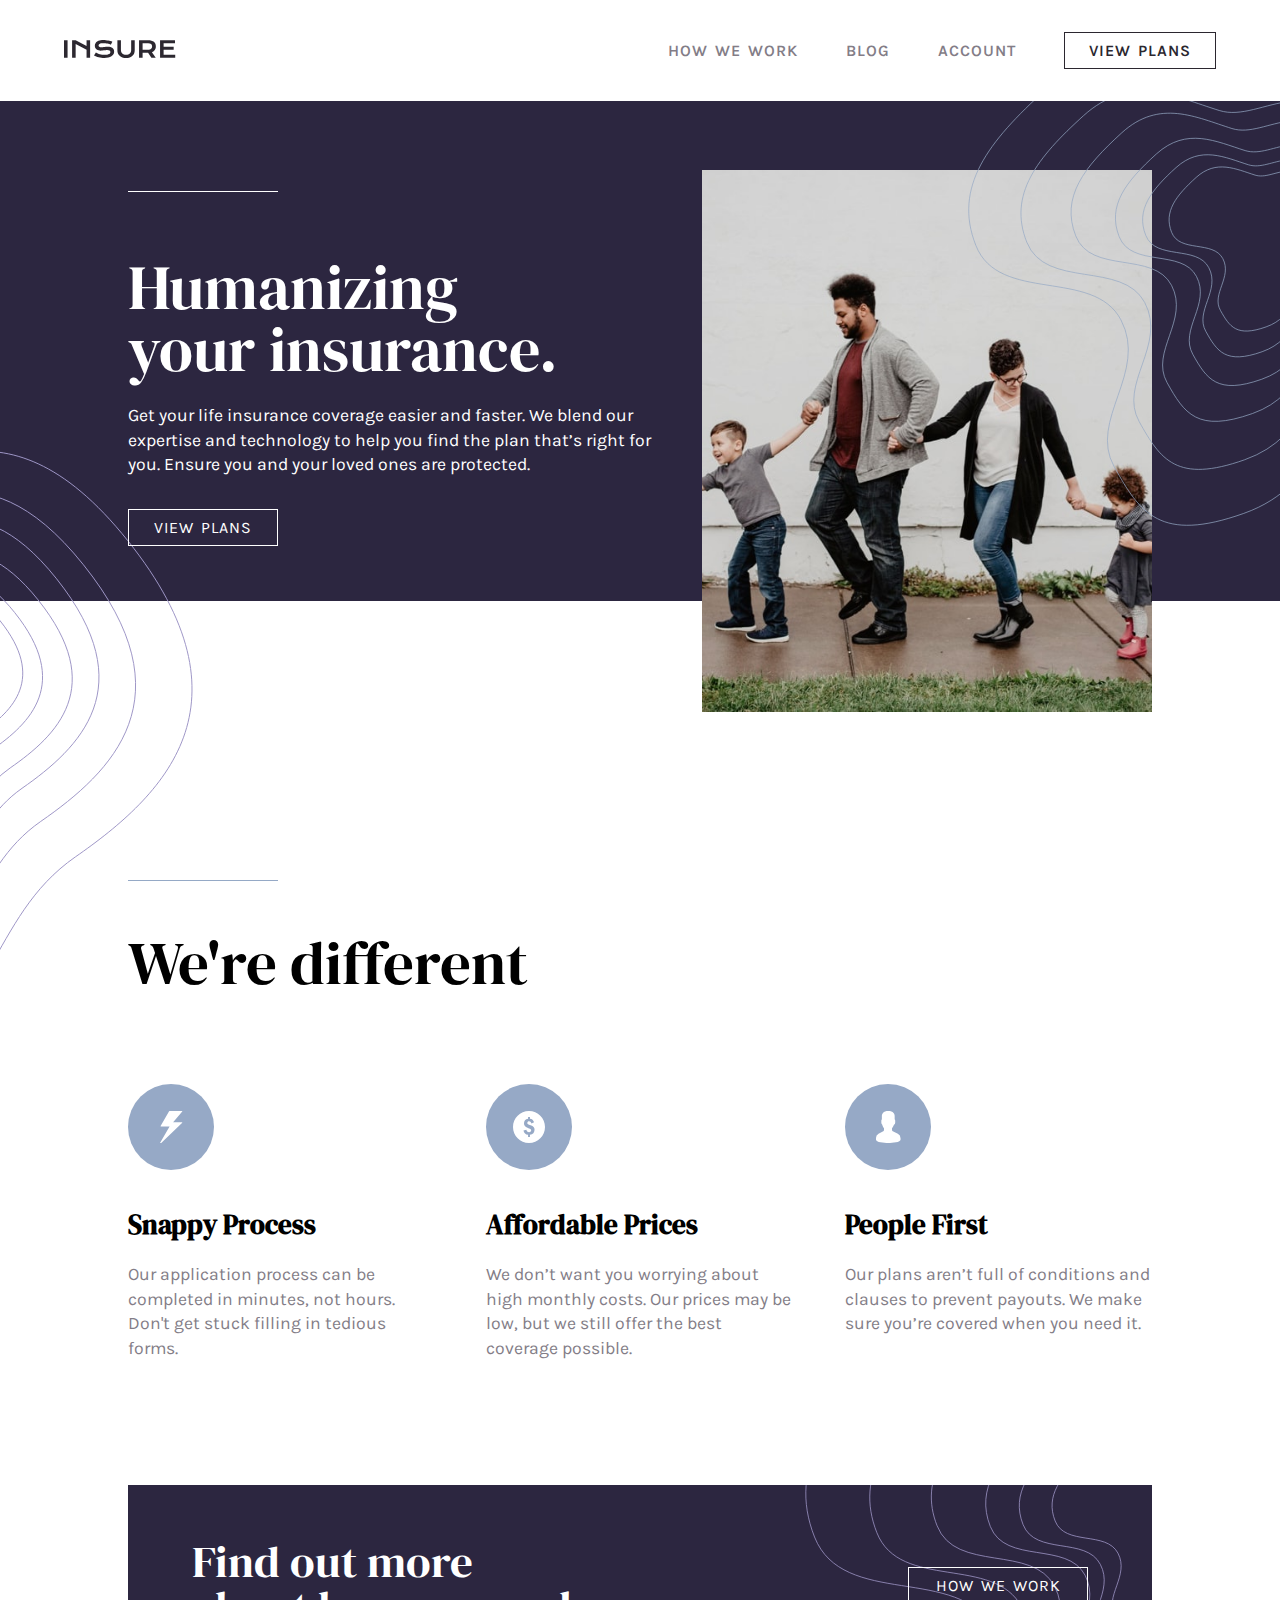
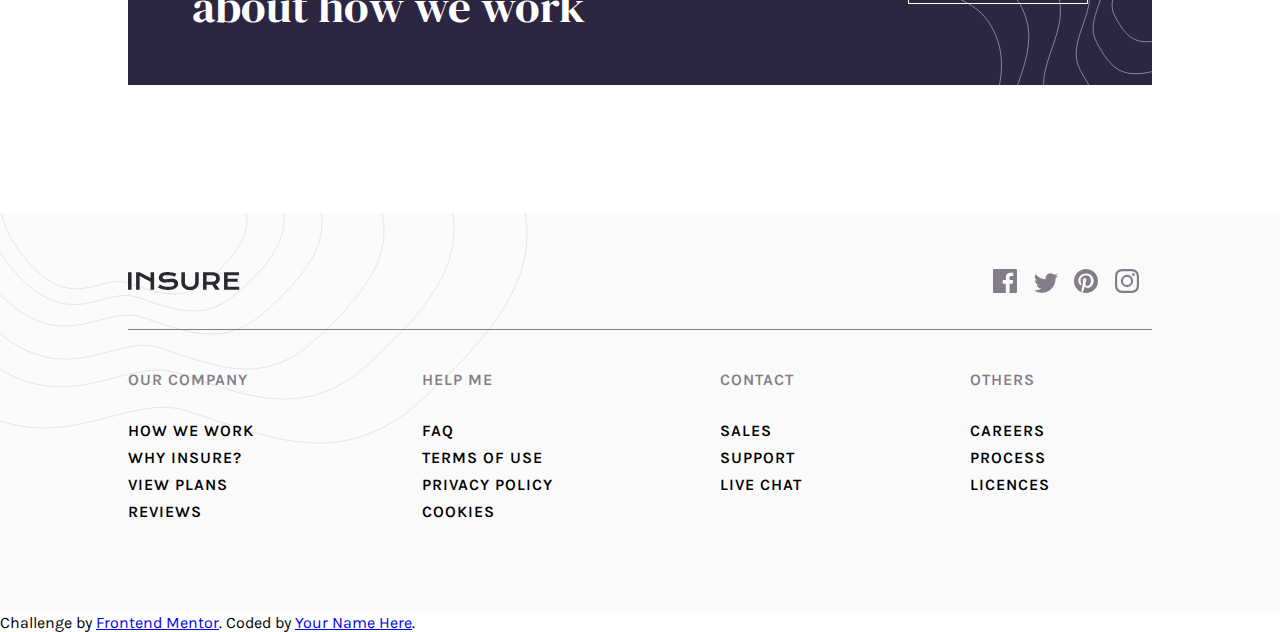
<file: index.html>
<!DOCTYPE html>
<html lang="en">
  <head>
    <meta charset="UTF-8" />
    <meta name="viewport" content="width=device-width, initial-scale=1.0" />
    <!-- displays site properly based on user's device -->

    <link
      rel="icon"
      type="image/png"
      sizes="32x32"
      href="./images/favicon-32x32.png"
    />

    <title>Frontend Mentor | Insure landing page</title>

    <link
      href="https://fonts.googleapis.com/css?family=DM+Serif+Display|Karla:400,700&display=swap"
      rel="stylesheet"
    />
    <!--Custom CSS-->
    <link rel="stylesheet" href="styles/style.css" />
  </head>
  <body>
    <nav class="nav-bar">
      <a href=""
        ><img src="images/logo.svg" class="logo" alt="logo"
      /></a>
   
      <div 
   class="toggle-label"></div>
      <ul class="nav-list">
        <li><a href="">How we work</a></li>
        <li><a href="">Blog</a></li>
        <li><a href="">Account</a></li>
        <button class="view-nav">View Plans</button>
      </ul>
    </nav>

    <main class="heroSection">
      <div
        class="container 
      "
      >
        <div class="textContainer">
          <div class="whiteLine"></div>
          <h1>
            Humanizing your insurance.
          </h1>
          <p>
            Get your life insurance coverage easier and faster. We blend our
            expertise and technology to help you find the plan that’s right for
            you. Ensure you and your loved ones are protected.
          </p>
          <button class="viewPlans">View Plans</button>
        </div>
        <div class="imageContainer"></div>
      </div>
    </main>

    <section class="cards wrapper">
      <h1 class="titleSection2">
        We're different
        <div class="whiteLine"></div>
      </h1>

      <div class="cardsContainer">
        <div class="card card-1">
          <img
            src="images/icon-snappy-process.svg"
            alt="icon-process"
          />
          <h3>Snappy Process</h3>
          <p>
            Our application process can be completed in minutes, not hours.
            Don't get stuck filling in tedious forms.
          </p>
        </div>
        <div class="card card-2">
          <img
            src="images/icon-affordable-prices.svg"
            alt="prices-icon"
          />
          <h3>Affordable Prices</h3>
          <p>
            We don’t want you worrying about high monthly costs. Our prices may
            be low, but we still offer the best coverage possible.
          </p>
        </div>
        <div class="card card-3">
          <img
            src="images/icon-people-first.svg"
            alt="people-first-icon"
          />
          <h3>People First</h3>
          <p>
            Our plans aren’t full of conditions and clauses to prevent payouts.
            We make sure you’re covered when you need it.
          </p>
        </div>
      </div>
    </section>

    <section class="wrapper newsletter">
      <h1>Find out more about how we work</h1>
      <button class="viewPlans">how we work</button>
    </section>
    <footer >
      <div class="footerHeader wrapper">
        <a href="#"><img
          src="images/logo.svg"
          alt="logo-icon"
        /></a>
        <div class="icons">
          <a href="#"><img
            src="images/icon-facebook.svg"
            alt="facebook-icon"
          /></a>
          <a href="#">
          <img
            src="images/icon-twitter.svg"
            alt="icon-twitter"
          /></a>
        <a href="#">
          <img
            src="images/icon-pinterest.svg"
            alt="icon-pinterest"
          /></a>
          <a href="#">
        
       <img 
            src="images/icon-instagram.svg"
            alt="icon-instagram"
          /></a>
        </div>
      </div>

      <div class="footerBottom  wrapper">
        <div class="containerr">
        <ul><li ><a href=""class="title">Our company</a></li>
        <li ><a href="">how we work</a></li>
        <li><a href="">why insure? </a></li>
        <li><a href="">view plans</a></li>
        <li><a href="">reviews </a></li>
      </ul>
        <ul><li ><a href=""class="title">help me </a></li>
        <li><a href="">faq</a></li>
        <li><a href="">terms of use</a></li>
        <li><a href="">privacy policy</a></li>
        <li><a href="">cookies </a></li>
      </ul>
        <ul><li ><a href=""class="title">contact </a></li>
        <li><a href="">sales</a></li>
        <li><a href="">support</a></li>
        <li><a href="">live chat</a></li>
      </ul>
        <ul><li ><a href=""class="title">others </a></li>
        <li><a href="">careers</a></li>
        <li><a href="">Process</a></li>
        <li><a href="">licences</a></li>
      </ul>
      
    </div>
      </div>
      </div>
    </footer>
   
    <div class="attribution">
      Challenge by
      <a href="https://www.frontendmentor.io?ref=challenge" target="_blank"
        >Frontend Mentor</a
      >. Coded by <a href="#">Your Name Here</a>.
    </div>
  <!--JQuery-->
<script
  src="https://code.jquery.com/jquery-3.4.1.min.js"
  integrity="sha256-CSXorXvZcTkaix6Yvo6HppcZGetbYMGWSFlBw8HfCJo="
  crossorigin="anonymous"></script>

    <script src="app.js"></script>
  </body>
</html>
</file>
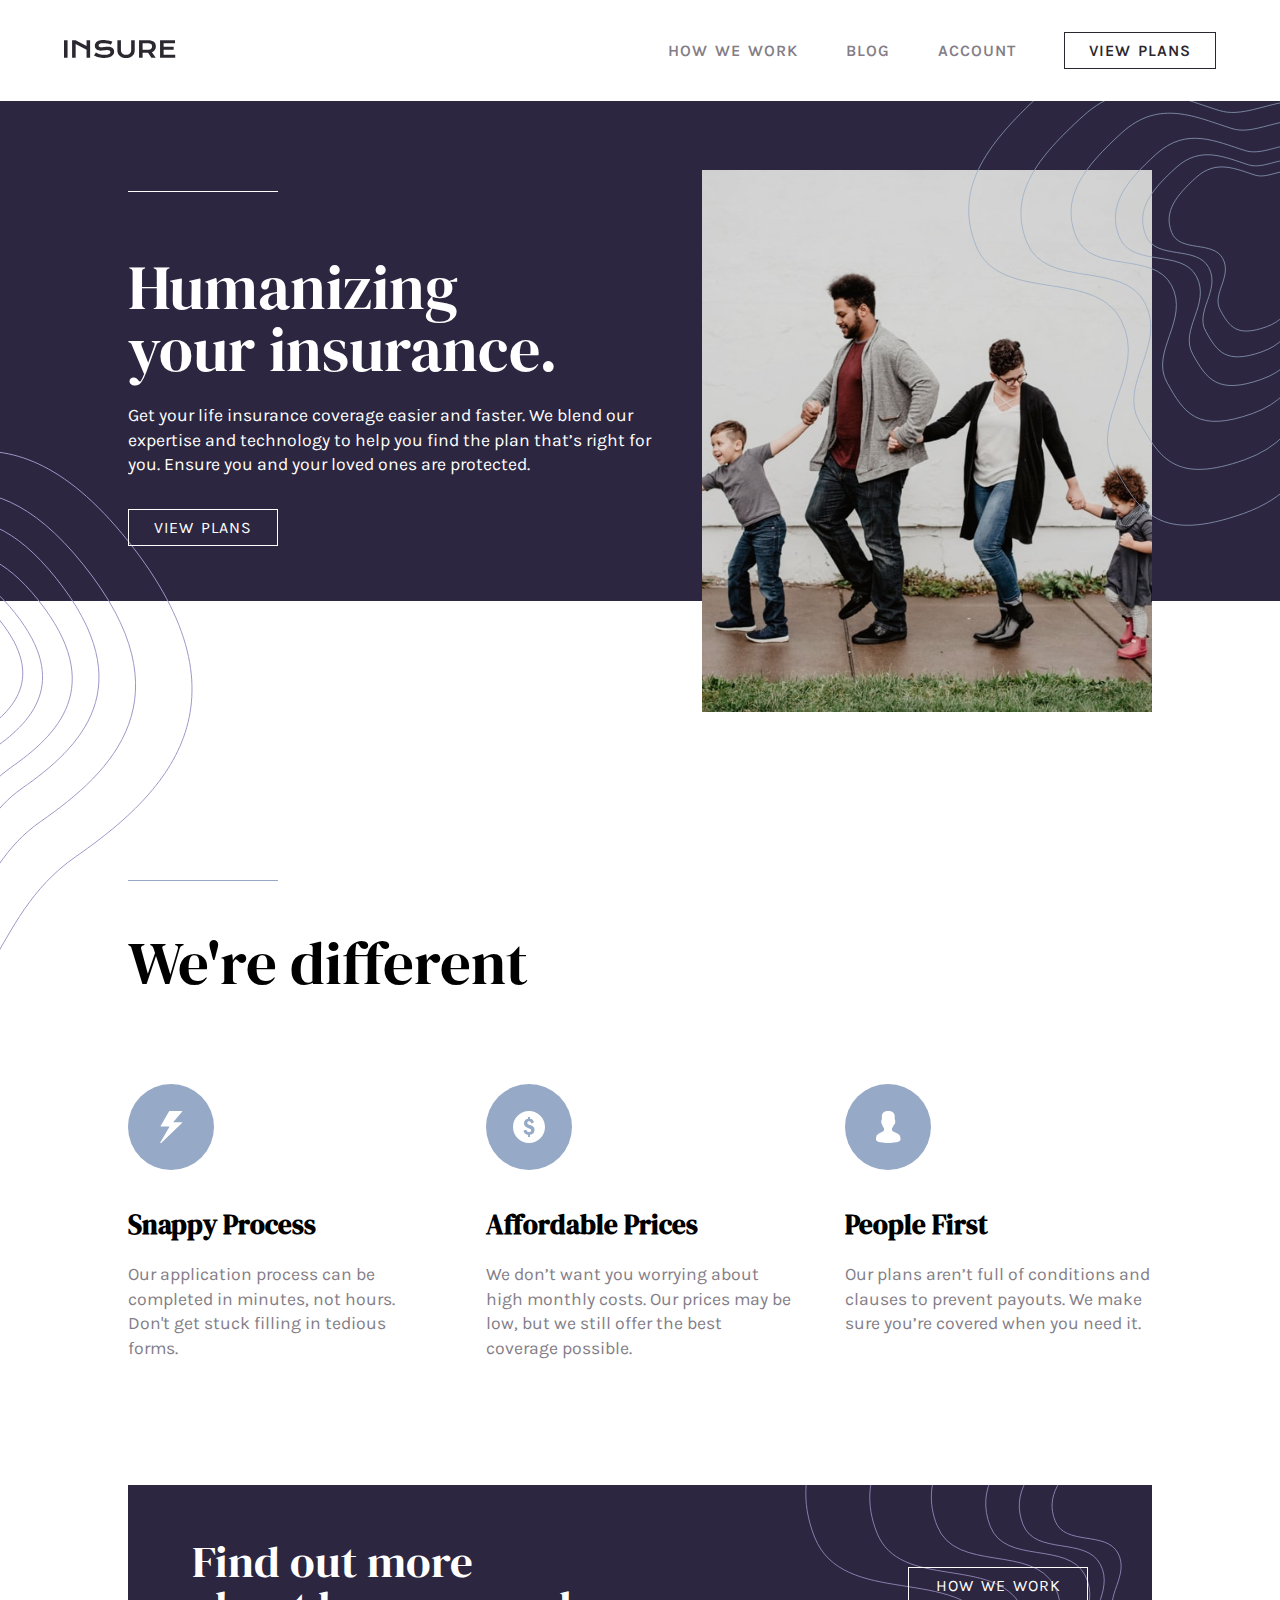
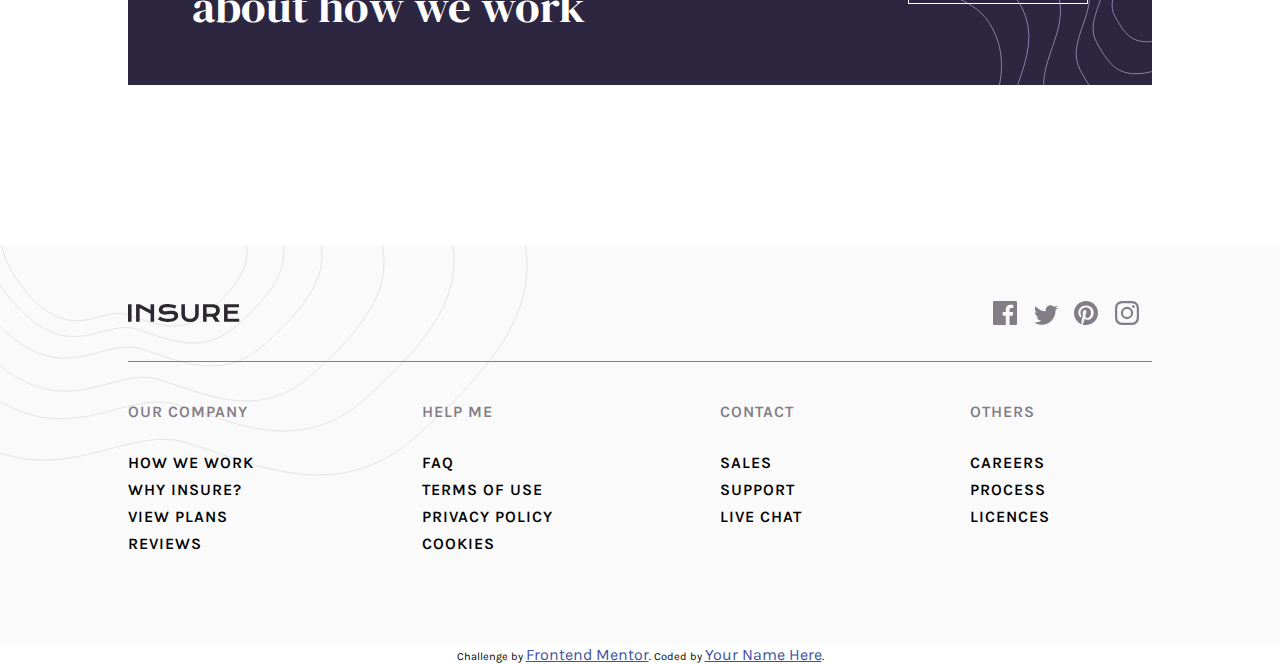
<file: insure-landing-page-master/index.html>
<!DOCTYPE html>
<html lang="en">
  <head>
    <meta charset="UTF-8" />
    <meta name="viewport" content="width=device-width, initial-scale=1.0" />
    <!-- displays site properly based on user's device -->

    <link
      rel="icon"
      type="image/png"
      sizes="32x32"
      href="./images/favicon-32x32.png"
    />

    <title>Frontend Mentor | Insure landing page</title>

    <!-- Feel free to remove these styles or customise in your own stylesheet 👍 -->
    <style>
      .attribution {
        font-size: 11px;
        text-align: center;
      }
      .attribution a {
        color: hsl(228, 45%, 44%);
      }
    </style>
    <link
      href="https://fonts.googleapis.com/css?family=DM+Serif+Display|Karla:400,700&display=swap"
      rel="stylesheet"
    />
    <link rel="stylesheet" href="styles/style.css" />
  </head>
  <body>
    <nav class="nav-bar">
      <a href=""
        ><img src="/insure-landing-page-master/images/logo.svg" class="logo" alt="logo"
      /></a>
   
      
      <div 
   class="toggle-label"></div>
      <ul class="nav-list">
        <li><a href="">How we work</a></li>
        <li><a href="">Blog</a></li>
        <li><a href="">Account</a></li>
        <button class="view-nav">View Plans</button>
      </ul>
    </nav>

    <main class="heroSection">
      <div
        class="container 
      "
      >
        <div class="textContainer">
          <div class="whiteLine"></div>
          <h1>
            Humanizing your insurance.
          </h1>
          <p>
            Get your life insurance coverage easier and faster. We blend our
            expertise and technology to help you find the plan that’s right for
            you. Ensure you and your loved ones are protected.
          </p>
          <button class="viewPlans">View Plans</button>
        </div>
        <div class="imageContainer"></div>
      </div>
    </main>
    <section class="cards wrapper">
      <h1 class="titleSection2">
        We're different
        <div class="whiteLine"></div>
      </h1>

      <div class="cardsContainer">
        <div class="card card-1">
          <img
            src="/insure-landing-page-master/images/icon-snappy-process.svg"
            alt="icon-process"
          />
          <h3>Snappy Process</h3>
          <p>
            Our application process can be completed in minutes, not hours.
            Don't get stuck filling in tedious forms.
          </p>
        </div>
        <div class="card card-2">
          <img
            src="/insure-landing-page-master/images/icon-affordable-prices.svg"
            alt="prices-icon"
          />
          <h3>Affordable Prices</h3>
          <p>
            We don’t want you worrying about high monthly costs. Our prices may
            be low, but we still offer the best coverage possible.
          </p>
        </div>
        <div class="card card-3">
          <img
            src="/insure-landing-page-master/images/icon-people-first.svg"
            alt="people-first-icon"
          />
          <h3>People First</h3>
          <p>
            Our plans aren’t full of conditions and clauses to prevent payouts.
            We make sure you’re covered when you need it.
          </p>
        </div>
      </div>
    </section>

    <section class="wrapper newsletter">
      <h1>Find out more about how we work</h1>
      <button class="viewPlans">how we work</button>
    </section>
    <footer >
      <div class="footerHeader  wrapper">
        <a href="#"><img
          src="/insure-landing-page-master/images/logo.svg"
          alt="logo-icon"
        /></a>
        <div class="icons">
          <a href="#"><img
            src="/insure-landing-page-master/images/icon-facebook.svg"
            alt="facebook-icon"
          /></a>
          <a href="#">
          <img
            src="/insure-landing-page-master/images/icon-twitter.svg"
            alt="icon-twitter"
          /></a>
        <a href="#">
          <img
            src="/insure-landing-page-master/images/icon-pinterest.svg"
            alt="icon-pinterest"
          /></a>
          <a href="#">
        
       <img 
            src="/insure-landing-page-master/images/icon-instagram.svg"
            alt="icon-instagram"
          /></a>
        </div>
      </div>

      <div class="footerBottom  wrapper">
        <div class="containerr">
        <ul><li ><a href=""class="title">Our company</a></li>
        <li ><a href="">how we work</a></li>
        <li><a href="">why insure? </a></li>
        <li><a href="">view plans</a></li>
        <li><a href="">reviews </a></li>
      </ul>
        <ul><li ><a href=""class="title">help me </a></li>
        <li><a href="">faq</a></li>
        <li><a href="">terms of use</a></li>
        <li><a href="">privacy policy</a></li>
        <li><a href="">cookies </a></li>
      </ul>
        <ul><li ><a href=""class="title">contact </a></li>
        <li><a href="">sales</a></li>
        <li><a href="">support</a></li>
        <li><a href="">live chat</a></li>
      </ul>
        <ul><li ><a href=""class="title">others </a></li>
        <li><a href="">careers</a></li>
        <li><a href="">Process</a></li>
        <li><a href="">licences</a></li>
      </ul>
      
    </div>
      
      
      
      </div>
      </div>
    </footer>
   
    <div class="attribution">
      Challenge by
      <a href="https://www.frontendmentor.io?ref=challenge" target="_blank"
        >Frontend Mentor</a
      >. Coded by <a href="#">Your Name Here</a>.
    </div>
  
<script
  src="https://code.jquery.com/jquery-3.4.1.min.js"
  integrity="sha256-CSXorXvZcTkaix6Yvo6HppcZGetbYMGWSFlBw8HfCJo="
  crossorigin="anonymous"></script>
    <script src="app.js"></script>
  </body>
</html>
</file>
<file: styles/style.css>
* {
  -webkit-box-sizing: border-box;
          box-sizing: border-box;
  padding: 0;
  margin: 0;
  scroll-behavior: smooth;
  font-size: 100%;
  font-size: 16px;
  font-family: "Karla", sans-serif;
}

h1 {
  font-size: 2.8rem;
  font-family: "DM Serif Display", serif !important;
  font-weight: 400;
}

@media screen and (max-width: 999px) {
  h1 {
    font-size: 2.5rem;
  }
}

.wrapper {
  width: 80%;
  margin: auto;
}

@media screen and (max-width: 750px) {
  .wrapper {
    width: 95%;
  }
}

body {
  position: relative;
}

html {
  scroll-behavior: smooth;
}

.viewPlans {
  text-transform: uppercase;
  padding: 0.5rem 1.5rem;
  border: 1.5px solid #2b272f;
  background: none;
  color: #2b272f;
  word-spacing: 2px;
  letter-spacing: 1px;
  cursor: pointer;
}

.viewPlans:hover {
  background-color: #2b272f;
  color: #fff;
}

p {
  font-size: 1.1rem;
  line-height: 1.4;
}

@media screen and (max-width: 999px) {
  p {
    font-size: 0.9rem;
  }
}

main {
  width: 100%;
  height: 500px;
  position: relative;
  background-color: #2c2640;
}

@media screen and (max-width: 999px) {
  main {
    height: 400px;
  }
}

@media screen and (max-width: 750px) {
  main {
    height: 900px;
  }
}

main:after {
  content: "";
  position: absolute;
  top: 0px;
  right: 0px;
  width:450px;
  height: 85%;
  z-index: 2;
  background-image: url(../images/bg-pattern-intro-right-desktop.svg);
  background-repeat: no-repeat;
  background-size: contain;
  background-position: right top;
  z-index: 50;
}

@media screen and (max-width: 750px) {
  main:after {
    display: none;
  }
}

main:before {
  content: "";
  position: absolute;
  top: 350px;
  left: 0px;
  width: 100%;
  height: 100%;
  background-image: url(../images/bg-pattern-intro-left-desktop.svg);
  background-repeat: no-repeat;
  background-size: contain;
  background-position: left top;
}

@media screen and (max-width: 750px) {
  main:before {
    display: none;
  }
}

main .container {
  height: 600px;
  width: 80%;
  margin: 0 auto;
  display: -webkit-box;
  display: -ms-flexbox;
  display: flex;
  -webkit-box-pack: justify;
      -ms-flex-pack: justify;
          justify-content: space-between;
}

@media screen and (max-width: 750px) {
  main .container {
    -webkit-box-orient: vertical;
    -webkit-box-direction: reverse;
        -ms-flex-direction: column-reverse;
            flex-direction: column-reverse;
    height: 945px;
    width: 100%;
  }
}

main .textContainer {
  max-width: 550px;
  min-width: 300px;
  height: 420px;
  display: -webkit-box;
  display: -ms-flexbox;
  display: flex;
  -webkit-box-orient: vertical;
  -webkit-box-direction: normal;
      -ms-flex-direction: column;
          flex-direction: column;
  color: #fff;
  -webkit-box-pack: center;
      -ms-flex-pack: center;
          justify-content: center;
  margin-right: 1.2rem;
  position: relative;
  -ms-flex-item-align: center;
      align-self: center;
}

@media screen and (max-width: 999px) {
  main .textContainer {
    height: 300px;
    -webkit-transform: translateY(-60px);
            transform: translateY(-60px);
  }
}

@media screen and (max-width: 750px) {
  main .textContainer {
    margin: 0rem auto;
    text-align: center;
    -webkit-box-align: center;
        -ms-flex-align: center;
            align-items: center;
    height: 450px;
    max-width: 100%;
    min-width: 0;
    width: 750px;
    border-top: 2px solid #68708c;
    border-bottom: 2px solid #68708c;
  }
  main .textContainer:before {
    content: "";
    position: absolute;
    top: 0px;
    left: -40%;
    width: 100%;
    height: 100%;
    background-image: url(../images/bg-pattern-intro-left-mobile.svg);
    background-position: top;
    background-repeat: no-repeat;
    background-size: initial;
    z-index: -5;
  }
}

main h1 {
  font-size: 3.9rem;
  min-width: 100px;
  max-width: 450px;
  line-height: 1;
  margin-bottom: 1.4rem;
}

@media screen and (max-width: 1000px) {
  main h1 {
    font-size: 2.5rem;
  }
}

main p {
  color: #fff;
  margin-bottom: 2rem;
}

@media screen and (max-width: 1000px) {
  main p {
    font-size: 0.9rem;
    width: 90%;
  }
}

main button {
  border: 1.5px solid #fff !important;
  width: 150px;
  color: #fff !important;
  z-index: 2;
}

main button:hover {
  background-color: #fff !important;
  color: #2b272f !important;
}

main .whiteLine {
  position: absolute;
  bottom: 0;
  left: 0;
  height: 100%;
  width: 150px;
  border-top: 1px solid #fff;
  z-index: 1;
}

@media screen and (max-width: 750px) {
  main .whiteLine {
    display: none;
  }
}

main .imageContainer {
  width: 450px;
  min-width: 300px;
  height: 100%;
  background-image: url(../images/image-intro-desktop.jpg);
  background-position: center;
  background-size: contain;
  background-repeat: no-repeat;
  -webkit-transform: translateY(40px);
          transform: translateY(40px);
  z-index: 8;
}

@media screen and (max-width: 999px) {
  main .imageContainer {
    -webkit-transform: translateY(0px);
            transform: translateY(0px);
  }
}

@media screen and (max-width: 750px) {
  main .imageContainer {
    min-width: 0px;
    width: 100%;
    height: 400px;
    margin: 0 auto 1rem auto;
    z-index: 0;
  }
}

nav {
  display: -webkit-box;
  display: -ms-flexbox;
  display: flex;
  -webkit-box-align: center;
      -ms-flex-align: center;
          align-items: center;
  -webkit-box-pack: justify;
      -ms-flex-pack: justify;
          justify-content: space-between;
  width: 90%;
  text-transform: uppercase;
  margin: 2rem auto;
}

nav .toggle-label {
  width: 40px;
  height: 40px;
  background-image: url(../images/icon-hamburger.svg);
  background-size: contain;
  background-repeat: no-repeat;
  background-position: center;
  display: none;
  cursor: pointer;
}

@media screen and (max-width: 750px) {
  nav .toggle-label {
    display: inherit;
  }
}

nav ul {
  list-style: none;
  display: -webkit-box;
  display: -ms-flexbox;
  display: flex;
  -webkit-box-align: center;
      -ms-flex-align: center;
          align-items: center;
  margin-left: 2rem;
  white-space: nowrap;
}

@media screen and (max-width: 750px) {
  nav ul {
    -webkit-box-orient: vertical;
    -webkit-box-direction: normal;
        -ms-flex-direction: column;
            flex-direction: column;
    position: fixed;
    left: 0;
    top: 99px;
    background-color: #2c2640;
    width: 100vw;
    height: 88vh;
    background-image: url(../images/bg-pattern-mobile-nav.svg);
    background-position: bottom;
    background-repeat: no-repeat;
    background-size: contain;
    padding-top: 40px;
    margin: 0;
    display: none;
  }
}

nav li {
  margin-right: 3rem;
}

@media screen and (max-width: 750px) {
  nav li {
    margin: 2.5rem auto 0 auto;
    width: 90%;
    text-align: center;
  }
}

nav a {
  text-decoration: none;
  color: #837d87;
  word-spacing: 2px;
  letter-spacing: 1px;
  font-weight: 600;
}

@media screen and (max-width: 750px) {
  nav a {
    font-size: 1.5rem;
    margin-bottom: 1rem;
    display: block;
    color: #fff;
  }
}

nav a:hover {
  color: #2b272f;
}

@media screen and (max-width: 750px) {
  nav a:hover {
    color: #95a9c6;
  }
}

.view-nav {
  text-transform: uppercase;
  padding: 0.5rem 1.5rem;
  border: 1.5px solid #2b272f;
  background: none;
  color: #2b272f;
  word-spacing: 2px;
  letter-spacing: 1px;
  font-weight: 600;
  cursor: pointer;
}

@media screen and (max-width: 750px) {
  .view-nav {
    border: 1px solid #fff !important;
    color: #fff;
    margin-top: 2rem;
    width: 90%;
    height: 50px;
  }
}

.view-nav:hover {
  background-color: #2d2640;
  color: #fff;
}

@media screen and (max-width: 750px) {
  .view-nav:hover {
    background-color: #95a9c6;
    color: #fff;
  }
}

.nav-active {
  display: inherit;
}

.bar-active {
  position: fixed;
  top: 0px;
  left: 0px;
  z-index: 10;
  margin: 0 auto;
  height: 110px;
  width: 100%;
  background-color: white;
  padding: 0 20px;
}

.close {
  background-image: url(../images/icon-close.svg) !important;
}

.cards {
  height: 500px;
  position: relative;
  z-index: 1;
  margin-bottom: 4rem;
  margin-top: 20rem;
}

@media screen and (max-width: 999px) {
  .cards {
    height: 800px;
  }
}

@media screen and (max-width: 750px) {
  .cards {
    margin-top: 5rem;
    height: 1400px;
  }
  .cards:before {
    content: "";
    position: absolute;
    top: -200px;
    right: 0px;
    -webkit-transform: translateX(10px);
            transform: translateX(10px);
    width: 100%;
    height: 400px;
    background-image: url(../images/bg-pattern-intro-right-mobile.svg);
    background-position: right;
    background-repeat: no-repeat;
    background-size: contain;
  }
}

.cards .titleSection2 {
  width: 400px;
  margin-right: auto;
  font-size: 3.8rem;
  margin-bottom: 5rem;
  position: relative;
}

@media screen and (max-width: 999px) {
  .cards .titleSection2 {
    margin-bottom: 4rem;
    font-size: 2.5rem;
  }
}

@media screen and (max-width: 750px) {
  .cards .titleSection2 {
    text-align: center;
    margin: 0 auto 4rem auto;
    font-size: 2.5rem;
    width: 100%;
  }
}

.cards .titleSection2 .whiteLine {
  position: absolute;
  bottom: 0;
  left: 0;
  height: 150%;
  width: 150px;
  border-top: 1.8px solid #95a9c6;
}

@media screen and (max-width: 750px) {
  .cards .titleSection2 .whiteLine {
    display: none;
  }
}

.cards .cardsContainer {
  display: -webkit-box;
  display: -ms-flexbox;
  display: flex;
  width: 100%;
  -webkit-box-pack: justify;
      -ms-flex-pack: justify;
          justify-content: space-between;
}

@media screen and (max-width: 999px) {
  .cards .cardsContainer {
    -webkit-box-orient: vertical;
    -webkit-box-direction: normal;
        -ms-flex-direction: column;
            flex-direction: column;
  }
}

.cards .cardsContainer .card {
  width: 30%;
}

@media screen and (max-width: 999px) {
  .cards .cardsContainer .card {
    height: 200px;
    width: 100%;
    display: -webkit-box;
    display: -ms-flexbox;
    display: flex;
    border: 1.2px solid #95a9c6;
    -webkit-box-align: center;
        -ms-flex-align: center;
            align-items: center;
    margin-bottom: 2rem;
    border-radius: 4px;
  }
}

@media screen and (max-width: 750px) {
  .cards .cardsContainer .card {
    -webkit-box-orient: vertical;
    -webkit-box-direction: normal;
        -ms-flex-direction: column;
            flex-direction: column;
    height: 380px;
    padding: 50px 10px 10px 10px;
    width: 90%;
    max-width: 300px;
    margin: 0 auto 2rem auto;
  }
}

.cards .cardsContainer .card img {
  margin-bottom: 2rem;
}

@media screen and (max-width: 999px) {
  .cards .cardsContainer .card img {
    margin: 0 1.5rem 0 2.1rem;
  }
}

@media screen and (max-width: 750px) {
  .cards .cardsContainer .card img {
    margin: 0 0 3.2rem 0;
  }
}

.cards .cardsContainer .card h3 {
  font-size: 1.7rem;
  margin-bottom: 1.2rem;
  font-family: "DM Serif Display", serif;
}

@media screen and (max-width: 999px) {
  .cards .cardsContainer .card h3 {
    margin: 0 1rem 0 0;
  }
}

@media screen and (max-width: 750px) {
  .cards .cardsContainer .card h3 {
    margin: 0 0 0.5rem 0;
    text-align: center;
  }
}

.cards .cardsContainer .card p {
  color: #837d87;
}

@media screen and (max-width: 999px) {
  .cards .cardsContainer .card p {
    margin: 0 1rem 0 1rem;
  }
}

@media screen and (max-width: 750px) {
  .cards .cardsContainer .card p {
    text-align: center;
    margin: 0.5rem auto 0;
    width: 80%;
  }
}

.newsletter {
  height: 200px;
  background-color: #2c2640;
  display: -webkit-box;
  display: -ms-flexbox;
  display: flex;
  -webkit-box-align: center;
      -ms-flex-align: center;
          align-items: center;
  -webkit-box-pack: justify;
      -ms-flex-pack: justify;
          justify-content: space-between;
  padding: 0 4rem;
  background-image: url(../images/bg-pattern-how-we-work-desktop.svg);
  background-repeat: no-repeat;
  background-size: contain;
  background-position: right;
  margin-bottom: 8rem;
}

@media screen and (max-width: 750px) {
  .newsletter {
    -webkit-box-orient: vertical;
    -webkit-box-direction: normal;
        -ms-flex-direction: column;
            flex-direction: column;
    height: 270px;
    width: 90%;
    -webkit-box-pack: space-evenly;
        -ms-flex-pack: space-evenly;
            justify-content: space-evenly;
    padding: 20px;
    background-image: url(../images/bg-pattern-how-we-work-mobile.svg);
    background-repeat: no-repeat;
    background-size: contain;
    background-position: right;
    margin-bottom: 5rem;
  }
}

.newsletter h1 {
  color: #fff;
  width: 400px;
  line-height: 1;
}

@media screen and (max-width: 999px) {
  .newsletter h1 {
    font-size: 2rem;
    margin-right: 1rem;
  }
}

@media screen and (max-width: 750px) {
  .newsletter h1 {
    text-align: center;
    width: 100%;
    margin: 0;
  }
}

.newsletter .viewPlans {
  border: 1.5px solid #fff !important;
  min-width: 180px;
  color: #fff !important;
  z-index: 2;
}

.newsletter .viewPlans:hover {
  background-color: #fff !important;
  color: #2b272f !important;
}

footer {
  height: 400px;
  background-color: #fafafa;
  background-image: url(../images/bg-pattern-footer-desktop.svg);
  background-repeat: no-repeat;
  background-size: initial;
  background-position: top left;
}

@media screen and (max-width: 750px) {
  footer {
    text-align: center;
    height: 1000px;
  }
}

footer .footerHeader {
  display: -webkit-box;
  display: -ms-flexbox;
  display: flex;
  -webkit-box-align: center;
      -ms-flex-align: center;
          align-items: center;
  -webkit-box-pack: justify;
      -ms-flex-pack: justify;
          justify-content: space-between;
  padding: 3.5rem 0 2rem 0;
  border-bottom: 1px solid #837d87;
}

@media screen and (max-width: 750px) {
  footer .footerHeader {
    -webkit-box-orient: vertical;
    -webkit-box-direction: normal;
        -ms-flex-direction: column;
            flex-direction: column;
    -webkit-box-pack: justify;
        -ms-flex-pack: justify;
            justify-content: space-between;
    padding: 40px 10px;
    width: 100%;
  }
}

footer .footerHeader img {
  margin-right: 0.8rem;
}

footer .footerHeader img:hover {
  -webkit-filter: brightness(0%);
          filter: brightness(0%);
}

@media screen and (max-width: 750px) {
  footer .footerHeader img {
    margin-top: 1.5rem;
  }
}

footer .footerBottom {
  display: -webkit-box;
  display: -ms-flexbox;
  display: flex;
  text-transform: uppercase;
}

footer .footerBottom ul {
  list-style: none;
  margin-top: 2.5rem;
}

footer .footerBottom ul li {
  margin-bottom: 0.5rem;
}

footer .footerBottom ul li:first-child {
  margin-bottom: 2rem;
  color: #95a9c6;
}

footer .footerBottom ul li a {
  text-decoration: none;
  color: black;
  letter-spacing: 1px;
  font-weight: 600;
}

footer .footerBottom ul li a:hover {
  text-decoration: underline;
}

@media screen and (max-width: 750px) {
  footer .footerBottom ul li a {
    display: block;
  }
}

.title {
  color: #837d87 !important;
}

.containerr {
  display: -webkit-box;
  display: -ms-flexbox;
  display: flex;
  width: 90%;
  -webkit-box-pack: justify;
      -ms-flex-pack: justify;
          justify-content: space-between;
}

@media screen and (max-width: 750px) {
  .containerr {
    -webkit-box-orient: vertical;
    -webkit-box-direction: normal;
        -ms-flex-direction: column;
            flex-direction: column;
    -webkit-box-pack: justify;
        -ms-flex-pack: justify;
            justify-content: space-between;
    width: 100%;
  }
}
</file>
<file: insure-landing-page-master/styles/style.css>
* {
  -webkit-box-sizing: border-box;
          box-sizing: border-box;
  padding: 0;
  margin: 0;
  scroll-behavior: smooth;
  font-size: 100%;
  font-size: 16px;
  font-family: "Karla", sans-serif;
}

h1 {
  font-size: 2.8rem;
  font-family: "DM Serif Display", serif !important;
  font-weight: 400;
}

@media screen and (max-width: 999px) {
  h1 {
    font-size: 2.5rem;
  }
}

.wrapper {
  width: 80%;
  margin: auto;
}

@media screen and (max-width: 750px) {
  .wrapper {
    width: 95%;
  }
}

body {
  position: relative;
}

.viewPlans {
  text-transform: uppercase;
  padding: 0.5rem 1.5rem;
  border: 1.5px solid #2b272f;
  background: none;
  color: #2b272f;
  word-spacing: 2px;
  letter-spacing: 1px;
  cursor: pointer;
}

.viewPlans:hover {
  background-color: #2b272f;
  color: #fff;
}

p {
  font-size: 1.1rem;
  line-height: 1.4;
}

@media screen and (max-width: 999px) {
  p {
    font-size: 0.9rem;
  }
}

main {
  width: 100%;
  height: 500px;
  position: relative;
  background-color: #2c2640;
}

@media screen and (max-width: 999px) {
  main {
    height: 400px;
  }
}

@media screen and (max-width: 750px) {
  main {
    height: 900px;
  }
}

main:after {
  content: "";
  position: absolute;
  top: 0px;
  right: 0px;
  width: 100%;
  height: 85%;
  z-index: 2;
  background-image: url(/insure-landing-page-master/images/bg-pattern-intro-right-desktop.svg);
  background-repeat: no-repeat;
  background-size: contain;
  background-position: right top;
  z-index: 50;
}

@media screen and (max-width: 750px) {
  main:after {
    display: none;
  }
}

main:before {
  content: "";
  position: absolute;
  top: 350px;
  left: 0px;
  width: 100%;
  height: 100%;
  background-image: url(/insure-landing-page-master/images/bg-pattern-intro-left-desktop.svg);
  background-repeat: no-repeat;
  background-size: contain;
  background-position: left top;
}

@media screen and (max-width: 750px) {
  main:before {
    display: none;
  }
}

main .container {
  height: 600px;
  width: 80%;
  margin: 0 auto;
  display: -webkit-box;
  display: -ms-flexbox;
  display: flex;
  -webkit-box-pack: justify;
      -ms-flex-pack: justify;
          justify-content: space-between;
}

@media screen and (max-width: 750px) {
  main .container {
    -webkit-box-orient: vertical;
    -webkit-box-direction: reverse;
        -ms-flex-direction: column-reverse;
            flex-direction: column-reverse;
    height: 945px;
    width: 100%;
  }
}

main .textContainer {
  max-width: 550px;
  min-width: 300px;
  height: 420px;
  display: -webkit-box;
  display: -ms-flexbox;
  display: flex;
  -webkit-box-orient: vertical;
  -webkit-box-direction: normal;
      -ms-flex-direction: column;
          flex-direction: column;
  color: #fff;
  -webkit-box-pack: center;
      -ms-flex-pack: center;
          justify-content: center;
  margin-right: 1rem;
  position: relative;
  -ms-flex-item-align: center;
      align-self: center;
  position: relative;
  overflow-x: hidden;
}

@media screen and (max-width: 999px) {
  main .textContainer {
    height: 300px;
    -webkit-transform: translateY(-60px);
            transform: translateY(-60px);
  }
}

@media screen and (max-width: 750px) {
  main .textContainer {
    margin: 0rem auto;
    text-align: center;
    -webkit-box-align: center;
        -ms-flex-align: center;
            align-items: center;
    height: 450px;
    max-width: 100%;
    min-width: 0;
    width: 750px;
    border-top: 1px solid #68708c;
    border-bottom: 1px solid #68708c;
  }
  main .textContainer:before {
    content: "";
    position: absolute;
    top: 0px;
    left: -40%;
    width: 100%;
    height: 100%;
    background-image: url(/insure-landing-page-master/images/bg-pattern-intro-left-mobile.svg);
    background-position: top;
    background-repeat: no-repeat;
    background-size: initial;
    overflow: hidden;
  }
}

main h1 {
  font-size: 3.9rem;
  min-width: 100px;
  max-width: 450px;
  line-height: 1;
  margin-bottom: 1.4rem;
}

@media screen and (max-width: 1000px) {
  main h1 {
    font-size: 2.5rem;
  }
}

main p {
  color: #fff;
  margin-bottom: 2rem;
}

@media screen and (max-width: 1000px) {
  main p {
    font-size: 0.9rem;
    width: 90%;
  }
}

main button {
  border: 1.5px solid #fff !important;
  width: 150px;
  color: #fff !important;
  z-index: 2;
}

main button:hover {
  background-color: #fff !important;
  color: #2b272f !important;
}

main .whiteLine {
  position: absolute;
  bottom: 0;
  left: 0;
  height: 100%;
  width: 150px;
  border-top: 1px solid #fff;
  z-index: 1;
}

@media screen and (max-width: 750px) {
  main .whiteLine {
    display: none;
  }
}

main .imageContainer {
  width: 450px;
  min-width: 300px;
  height: 100%;
  background-image: url(/insure-landing-page-master/images/image-intro-desktop.jpg);
  background-position: center;
  background-size: contain;
  background-repeat: no-repeat;
  -webkit-transform: translateY(40px);
          transform: translateY(40px);
  z-index: 8;
}

@media screen and (max-width: 999px) {
  main .imageContainer {
    -webkit-transform: translateY(0px);
            transform: translateY(0px);
  }
}

@media screen and (max-width: 750px) {
  main .imageContainer {
    min-width: 0px;
    width: 100%;
    height: 400px;
    margin: 0 auto 1rem auto;
    z-index: 0;
  }
}

nav {
  display: -webkit-box;
  display: -ms-flexbox;
  display: flex;
  -webkit-box-align: center;
      -ms-flex-align: center;
          align-items: center;
  -webkit-box-pack: justify;
      -ms-flex-pack: justify;
          justify-content: space-between;
  width: 90%;
  text-transform: uppercase;
  margin: 2rem auto;
}

nav .toggle-label {
  width: 40px;
  height: 40px;
  background-image: url(/insure-landing-page-master/images/icon-hamburger.svg);
  background-size: contain;
  background-repeat: no-repeat;
  background-position: center;
  display: none;
}

@media screen and (max-width: 750px) {
  nav .toggle-label {
    display: inherit;
  }
}

nav ul {
  list-style: none;
  display: -webkit-box;
  display: -ms-flexbox;
  display: flex;
  -webkit-box-align: center;
      -ms-flex-align: center;
          align-items: center;
  margin-left: 2rem;
  white-space: nowrap;
}

@media screen and (max-width: 750px) {
  nav ul {
    z-index: 500000000000;
    -webkit-box-orient: vertical;
    -webkit-box-direction: normal;
        -ms-flex-direction: column;
            flex-direction: column;
    position: fixed;
    left: 0;
    top: 99px;
    background-color: #2c2640;
    width: 100vw;
    height: 100vh;
    background-image: url(/insure-landing-page-master/images/bg-pattern-mobile-nav.svg);
    background-position: bottom;
    background-repeat: no-repeat;
    background-size: contain;
    display: none;
    margin: 0;
  }
}

nav li {
  margin-right: 3rem;
}

@media screen and (max-width: 750px) {
  nav li {
    margin: 2.5rem auto 0 auto;
    width: 90%;
    text-align: center;
  }
}

nav a {
  text-decoration: none;
  color: #837d87;
  word-spacing: 2px;
  letter-spacing: 1px;
  font-weight: 600;
}

@media screen and (max-width: 750px) {
  nav a {
    font-size: 1.5rem;
    margin-bottom: 1rem;
    display: block;
    color: #fff;
  }
}

nav a:hover {
  color: #2b272f;
}

@media screen and (max-width: 750px) {
  nav a:hover {
    color: #95a9c6;
  }
}

.view-nav {
  text-transform: uppercase;
  padding: 0.5rem 1.5rem;
  border: 1.5px solid #2b272f;
  background: none;
  color: #2b272f;
  word-spacing: 2px;
  letter-spacing: 1px;
  font-weight: 600;
}

@media screen and (max-width: 750px) {
  .view-nav {
    border: 1px solid #fff !important;
    color: #fff;
    margin-top: 2rem;
    width: 90%;
    height: 50px;
  }
}

.view-nav:hover {
  background-color: #95a9c6;
  color: #fff;
}

.nav-active {
  display: inherit;
}

.bar-active {
  position: fixed;
  top: 0px;
  left: 0px;
  z-index: 10;
  margin: 0 auto;
  height: 110px;
  width: 100%;
  background-color: white;
  padding: 0 15px;
}

.close {
  background-image: url(/insure-landing-page-master/images/icon-close.svg) !important;
}

.cards {
  height: 500px;
  position: relative;
  z-index: 1;
  margin-bottom: 4rem;
  margin-top: 20rem;
}

@media screen and (max-width: 999px) {
  .cards {
    height: 700px;
  }
}

@media screen and (max-width: 750px) {
  .cards {
    margin-top: 5rem;
    height: 1400px;
  }
  .cards:before {
    content: "";
    position: absolute;
    top: -200px;
    right: -10px;
    width: 100%;
    height: 400px;
    background-image: url(/insure-landing-page-master/images/bg-pattern-intro-right-mobile.svg);
    background-position: right;
    background-repeat: no-repeat;
    background-size: contain;
  }
}

.cards .titleSection2 {
  width: 400px;
  margin-right: auto;
  font-size: 3.8rem;
  margin-bottom: 5rem;
  position: relative;
}

@media screen and (max-width: 999px) {
  .cards .titleSection2 {
    margin-bottom: 4rem;
    font-size: 2.5rem;
  }
}

@media screen and (max-width: 750px) {
  .cards .titleSection2 {
    text-align: center;
    margin: 0 auto 4rem auto;
    font-size: 2.5rem;
    width: 100%;
  }
}

.cards .titleSection2 .whiteLine {
  position: absolute;
  bottom: 0;
  left: 0;
  height: 150%;
  width: 150px;
  border-top: 1.8px solid #95a9c6;
}

@media screen and (max-width: 750px) {
  .cards .titleSection2 .whiteLine {
    display: none;
  }
}

.cards .cardsContainer {
  display: -webkit-box;
  display: -ms-flexbox;
  display: flex;
  width: 100%;
  -webkit-box-pack: justify;
      -ms-flex-pack: justify;
          justify-content: space-between;
}

@media screen and (max-width: 999px) {
  .cards .cardsContainer {
    -webkit-box-orient: vertical;
    -webkit-box-direction: normal;
        -ms-flex-direction: column;
            flex-direction: column;
  }
}

.cards .cardsContainer .card {
  width: 30%;
}

@media screen and (max-width: 999px) {
  .cards .cardsContainer .card {
    height: 150px;
    width: 100%;
    display: -webkit-box;
    display: -ms-flexbox;
    display: flex;
    border: 1px solid #95a9c6;
    -webkit-box-align: center;
        -ms-flex-align: center;
            align-items: center;
    margin-bottom: 2rem;
    border-radius: 4px;
  }
}

@media screen and (max-width: 750px) {
  .cards .cardsContainer .card {
    -webkit-box-orient: vertical;
    -webkit-box-direction: normal;
        -ms-flex-direction: column;
            flex-direction: column;
    height: 380px;
    padding: 50px 10px 10px 10px;
    width: 90%;
    margin: 0 auto 2rem auto;
  }
}

.cards .cardsContainer .card img {
  margin-bottom: 2rem;
}

@media screen and (max-width: 999px) {
  .cards .cardsContainer .card img {
    margin: 0 1.5rem 0 1rem;
  }
}

@media screen and (max-width: 750px) {
  .cards .cardsContainer .card img {
    margin: 0 0 3.2rem 0;
  }
}

.cards .cardsContainer .card h3 {
  font-size: 1.7rem;
  margin-bottom: 1.2rem;
  font-family: "DM Serif Display", serif;
}

@media screen and (max-width: 999px) {
  .cards .cardsContainer .card h3 {
    margin: 0 1rem 0 0;
  }
}

@media screen and (max-width: 750px) {
  .cards .cardsContainer .card h3 {
    margin: 0 0 0.5rem 0;
    text-align: center;
  }
}

.cards .cardsContainer .card p {
  color: #837d87;
}

@media screen and (max-width: 999px) {
  .cards .cardsContainer .card p {
    margin: 0 1rem 0 1rem;
  }
}

@media screen and (max-width: 750px) {
  .cards .cardsContainer .card p {
    text-align: center;
    margin: 0.5rem auto 0;
    width: 80%;
  }
}

.newsletter {
  height: 200px;
  background-color: #2c2640;
  display: -webkit-box;
  display: -ms-flexbox;
  display: flex;
  -webkit-box-align: center;
      -ms-flex-align: center;
          align-items: center;
  -webkit-box-pack: justify;
      -ms-flex-pack: justify;
          justify-content: space-between;
  padding: 0 4rem;
  background-image: url(/insure-landing-page-master/images/bg-pattern-how-we-work-desktop.svg);
  background-repeat: no-repeat;
  background-size: contain;
  background-position: right;
  margin-bottom: 10rem;
}

@media screen and (max-width: 750px) {
  .newsletter {
    -webkit-box-orient: vertical;
    -webkit-box-direction: normal;
        -ms-flex-direction: column;
            flex-direction: column;
    height: 270px;
    width: 90%;
    -webkit-box-pack: space-evenly;
        -ms-flex-pack: space-evenly;
            justify-content: space-evenly;
    padding: 20px;
    background-image: url(/insure-landing-page-master/images/bg-pattern-how-we-work-mobile.svg);
    background-repeat: no-repeat;
    background-size: contain;
    background-position: right;
    margin-bottom: 5rem;
  }
}

.newsletter h1 {
  color: #fff;
  width: 400px;
  line-height: 1;
}

@media screen and (max-width: 999px) {
  .newsletter h1 {
    font-size: 2rem;
    margin-right: 1rem;
  }
}

@media screen and (max-width: 750px) {
  .newsletter h1 {
    text-align: center;
    width: 100%;
    margin: 0;
  }
}

.newsletter .viewPlans {
  border: 1.5px solid #fff !important;
  min-width: 180px;
  color: #fff !important;
  z-index: 2;
}

.newsletter .viewPlans:hover {
  background-color: #fff !important;
  color: #2b272f !important;
}

footer {
  height: 400px;
  background-color: #fafafa;
  background-image: url(/insure-landing-page-master/images/bg-pattern-footer-desktop.svg);
  background-repeat: no-repeat;
  background-size: initial;
  background-position: top left;
}

@media screen and (max-width: 750px) {
  footer {
    text-align: center;
    height: 1000px;
  }
}

footer .footerHeader {
  display: -webkit-box;
  display: -ms-flexbox;
  display: flex;
  -webkit-box-align: center;
      -ms-flex-align: center;
          align-items: center;
  -webkit-box-pack: justify;
      -ms-flex-pack: justify;
          justify-content: space-between;
  padding: 3.5rem 0 2rem 0;
  border-bottom: 1px solid #837d87;
}

@media screen and (max-width: 750px) {
  footer .footerHeader {
    -webkit-box-orient: vertical;
    -webkit-box-direction: normal;
        -ms-flex-direction: column;
            flex-direction: column;
    -webkit-box-pack: justify;
        -ms-flex-pack: justify;
            justify-content: space-between;
    padding: 40px 10px;
    width: 100%;
  }
}

footer .footerHeader img {
  margin-right: 0.8rem;
}

footer .footerHeader img:hover {
  -webkit-filter: brightness(0%);
          filter: brightness(0%);
}

@media screen and (max-width: 750px) {
  footer .footerHeader img {
    margin-top: 1.5rem;
  }
}

footer .footerBottom {
  display: -webkit-box;
  display: -ms-flexbox;
  display: flex;
  text-transform: uppercase;
}

footer .footerBottom ul {
  list-style: none;
  margin-top: 2.5rem;
}

footer .footerBottom ul li {
  margin-bottom: 0.5rem;
}

footer .footerBottom ul li:first-child {
  margin-bottom: 2rem;
  color: #95a9c6;
}

footer .footerBottom ul li a {
  text-decoration: none;
  color: black;
  letter-spacing: 1px;
  font-weight: 600;
}

footer .footerBottom ul li a:hover {
  text-decoration: underline;
}

@media screen and (max-width: 750px) {
  footer .footerBottom ul li a {
    display: block;
  }
}

.title {
  color: #837d87 !important;
}

.containerr {
  display: -webkit-box;
  display: -ms-flexbox;
  display: flex;
  width: 90%;
  -webkit-box-pack: justify;
      -ms-flex-pack: justify;
          justify-content: space-between;
}

@media screen and (max-width: 750px) {
  .containerr {
    -webkit-box-orient: vertical;
    -webkit-box-direction: normal;
        -ms-flex-direction: column;
            flex-direction: column;
    -webkit-box-pack: justify;
        -ms-flex-pack: justify;
            justify-content: space-between;
    width: 100%;
  }
}
</file>
